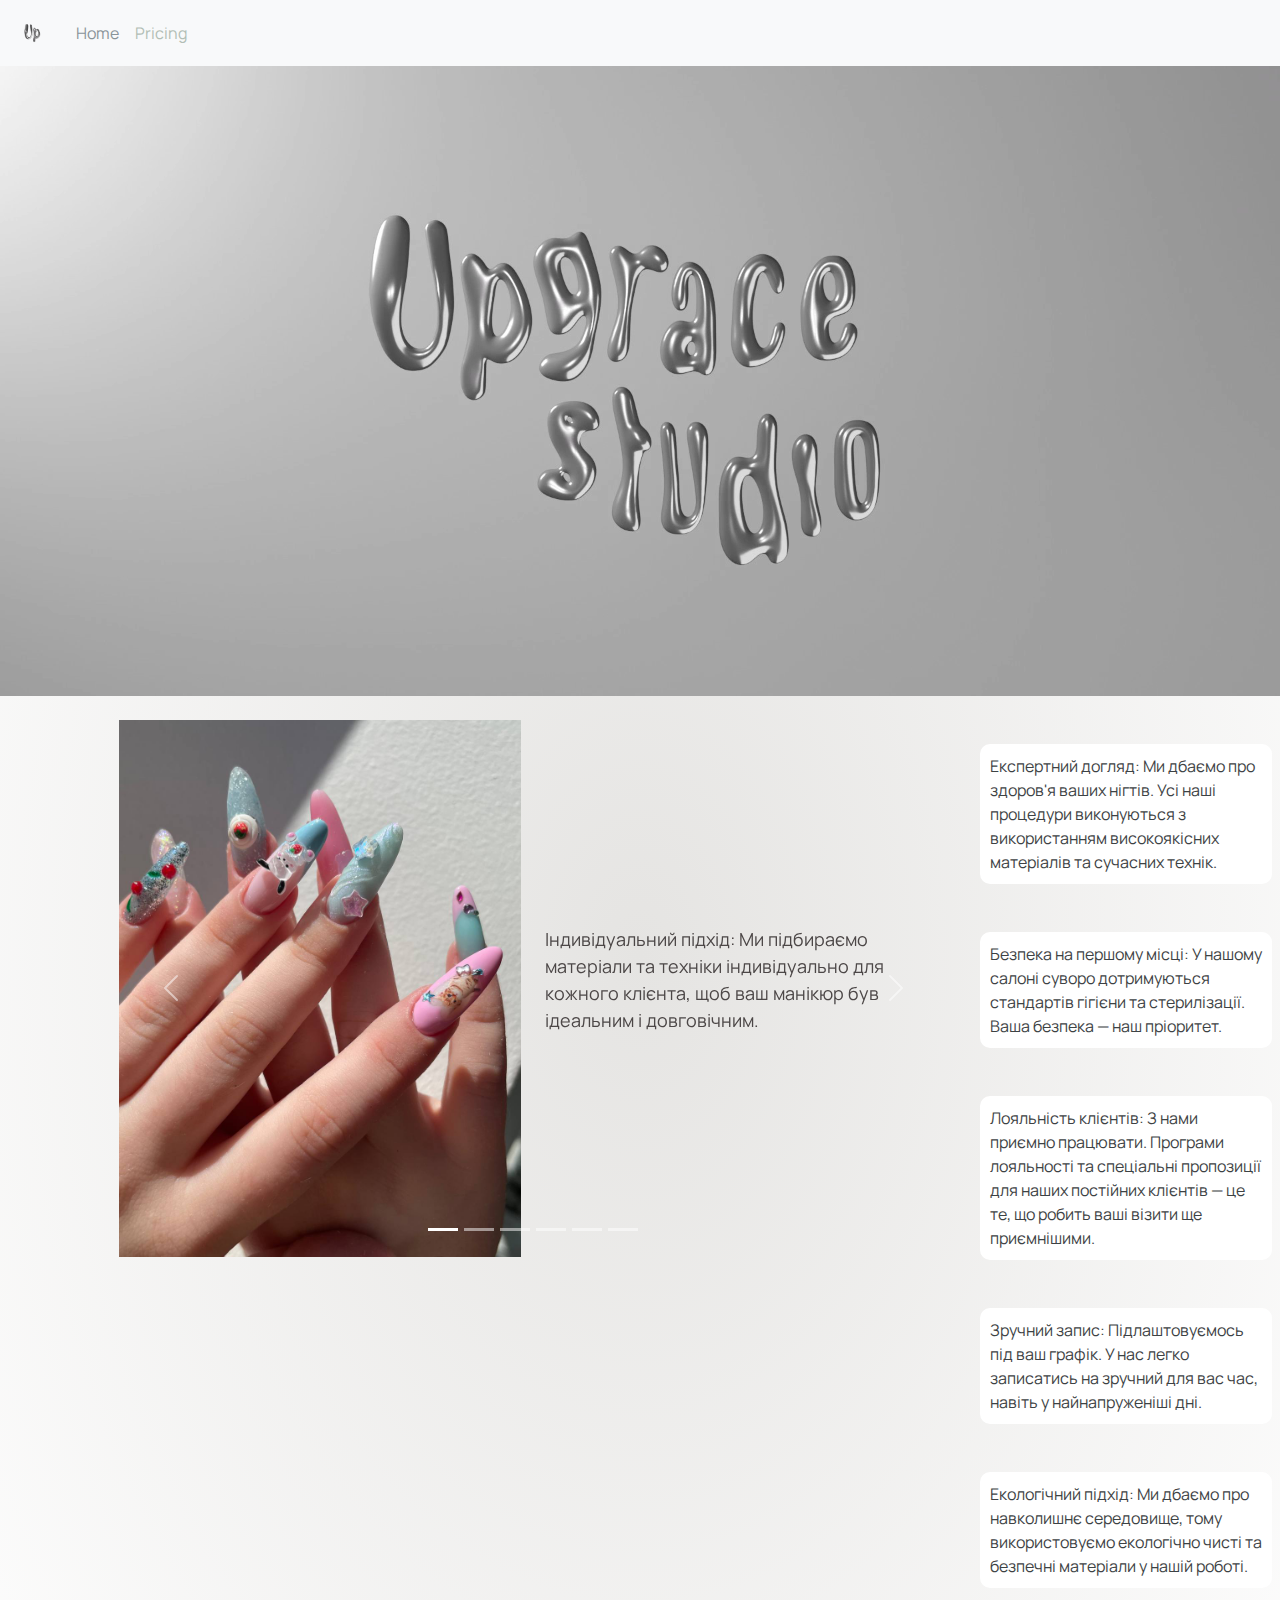
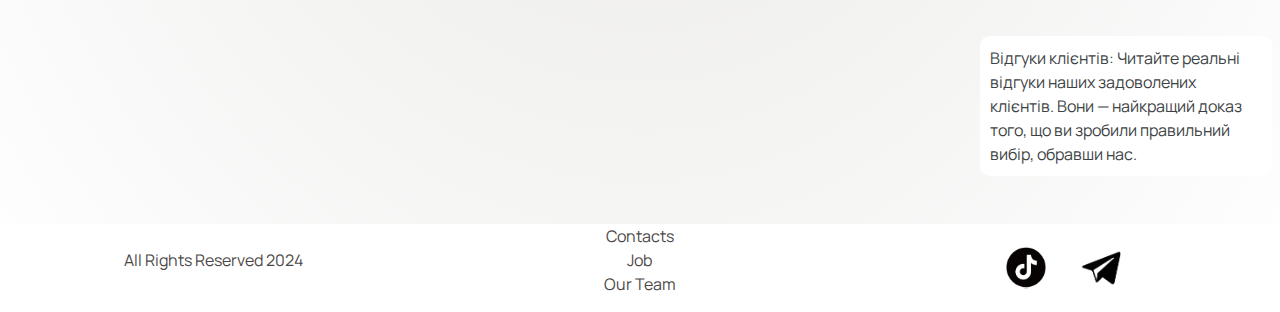
<file: index.html>
<!DOCTYPE html>
<html lang="en">
<head>
    <meta charset="UTF-8">
    <meta name="viewport" content="width=device-width, initial-scale=1.0">
    <link href="https://cdn.jsdelivr.net/npm/bootstrap@5.3.3/dist/css/bootstrap.min.css" rel="stylesheet" integrity="sha384-QWTKZyjpPEjISv5WaRU9OFeRpok6YctnYmDr5pNlyT2bRjXh0JMhjY6hW+ALEwIH" crossorigin="anonymous">
   <link rel="stylesheet" href="source/styles/bgvideo.css">
    <link rel="stylesheet" href="source/styles/mycss.css">
    <title>Upgrace</title>
</head>
<body>
    <header>
        <nav class="navbar navbar-expand-lg bg-body-tertiary">
            <div class="container-fluid">
              <a class="navbar-brand" href="/"><img src="source/files/logo.png" alt=""></a>
              <button class="navbar-toggler" type="button" data-bs-toggle="collapse" data-bs-target="#navbarNav" aria-controls="navbarNav" aria-expanded="false" aria-label="Toggle navigation">
                <span class="navbar-toggler-icon"></span>
              </button>
              <div class="collapse navbar-collapse" id="navbarNav">
                <ul class="navbar-nav">
                  <li class="nav-item">
                    <a class="nav-link active" aria-current="page" href="/">Home</a>
                  </li>
                  <li class="nav-item">
                    <a class="nav-link" href="pricing.html">Pricing</a>
                  </li>
                </ul>
              </div>
            </div>
          </nav>
    </header>

    <section>
      <div class="bgvideo">
        
        <video src="source/files/home-animation.mp4" preload="auto" autoplay loop muted>
          Ваш браузер не підтримує відтворення цього відео.
        </video>
      </div>
    

      <div class="container-fluid mt-4">
          <div class="row">
              <div class="col-lg-1">

              </div>

              <div class="col-lg-8 col-mg-12">
                  <div class="row">
                    <div id="carouselExampleIndicators" class="carousel slide">
                      <div class="carousel-indicators">
                        <button type="button" data-bs-target="#carouselExampleIndicators" data-bs-slide-to="0" class="active" aria-current="true" aria-label="Slide 1"></button>
                        <button type="button" data-bs-target="#carouselExampleIndicators" data-bs-slide-to="1" aria-label="Slide 2"></button>
                        <button type="button" data-bs-target="#carouselExampleIndicators" data-bs-slide-to="2" aria-label="Slide 3"></button>
                        <button type="button" data-bs-target="#carouselExampleIndicators" data-bs-slide-to="3" aria-label="Slide 4"></button>
                        <button type="button" data-bs-target="#carouselExampleIndicators" data-bs-slide-to="4" aria-label="Slide 5"></button>
                        <button type="button" data-bs-target="#carouselExampleIndicators" data-bs-slide-to="5" aria-label="Slide 6"></button>
                      </div>
                      <div class="carousel-inner">
                        <div class="carousel-item active">
                          <div class="d-block w-100">
                            <div class="row">
                              <div class="col-lg-6 col-md-6">
                                <img src="source/images/home/1.JPG" class="w-100" alt="">
                              </div>
                              <div class="col-lg-6 col-md-6 slide-text">
                                <p>Індивідуальний підхід: Ми підбираємо матеріали та техніки індивідуально для кожного клієнта, щоб ваш манікюр був ідеальним і довговічним.</p>
                              </div>
                            </div>
                          </div>
                        </div>
                        <div class="carousel-item">
                          <div class="d-block w-100">
                            <div class="row">
                              <div class="col-lg-6 col-md-6">
                                <img src="source/images/home/2.JPG" class="w-100" alt="">
                              </div>
                              <div class="col-lg-6 col-md-6 slide-text">
                                <p>Творчість наше все: Наша молода та креативна команда реалізує будь-які ваші побажання. Ваша уява — наш головний натхненник!
                                </p>
                              </div>
                            </div>
                          </div>
                        </div>
                        <div class="carousel-item">
                          <div class="d-block w-100">
                            <div class="row">
                              <div class="col-lg-6 col-md-6">
                                <img src="source/images/home/3.JPG" class="w-100" alt="">
                              </div>
                              <div class="col-lg-6 col-md-6 slide-text">
                                <p>Трендові новинки: У нас завжди є найактуальніші новинки в індустрії. Ми першими пропонуємо трендові дизайни та нові продукти.</p>
                              </div>
                            </div>
                          </div>
                        </div>
                        <div class="carousel-item">
                          <div class="d-block w-100">
                            <div class="row">
                              <div class="col-lg-6 col-md-6">
                                <img src="source/images/home/4.JPG" class="w-100" alt="">
                              </div>
                              <div class="col-lg-6 col-md-6 slide-text">
                                <p>Комфорт і затишок: Наш салон — місце, де ви відчуєте себе як удома. Ми створили атмосферу, де кожен клієнт почувається особливим.</p>
                              </div>
                            </div>
                          </div>
                        </div>
                        <div class="carousel-item">
                          <div class="d-block w-100">
                            <div class="row">
                              <div class="col-lg-6 col-md-6">
                                <img src="source/images/home/5.JPG" class="w-100" alt="">
                              </div>
                              <div class="col-lg-6 col-md-6 slide-text">
                                <p>Безкомпромісна якість: Ми гарантуємо покриття на 10 днів, бо впевнені в майстерності наших фахівців. Ваша краса — наша відповідальність.</p>
                              </div>
                            </div>
                          </div>
                        </div>
                        <div class="carousel-item">
                          <div class="d-block w-100">
                            <div class="row">
                              <div class="col-lg-6 col-md-6">
                                <img src="source/images/home/6.JPG" class="w-100" alt="">
                              </div>
                              <div class="col-lg-6 col-md-6 slide-text">
                                <p>Професійна команда: Наші майстри проходять ретельне навчання та стажування. Ми працюємо лише з кращими, щоб забезпечити вам ідеальний результат.</p>
                              </div>
                            </div>
                          </div>
                        </div>
                      </div>
                      <button class="carousel-control-prev" type="button" data-bs-target="#carouselExampleIndicators" data-bs-slide="prev">
                        <span class="carousel-control-prev-icon" aria-hidden="true"></span>
                        <span class="visually-hidden">Previous</span>
                      </button>
                      <button class="carousel-control-next" type="button" data-bs-target="#carouselExampleIndicators" data-bs-slide="next">
                        <span class="carousel-control-next-icon" aria-hidden="true"></span>
                        <span class="visually-hidden">Next</span>
                      </button>
                    </div>
                  </div>
              </div>

              <div class="col-lg-3 col-mg-12">
                  <div class="row px-2">
                      <div class="col-lg-12 sidebar my-4">
                          <p>Експертний догляд:
                            Ми дбаємо про здоров'я ваших нігтів. Усі наші процедури виконуються з використанням високоякісних матеріалів та сучасних технік.</p>
                      </div>
                      <div class="col-lg-12 sidebar my-4">
                          <p>Безпека на першому місці:
                            У нашому салоні суворо дотримуються стандартів гігієни та стерилізації. Ваша безпека — наш пріоритет.</p>
                      </div>
                      <div class="col-lg-12 sidebar my-4">
                          <p>Лояльність клієнтів:
                            З нами приємно працювати. Програми лояльності та спеціальні пропозиції для наших постійних клієнтів — це те, що робить ваші візити ще приємнішими.</p>
                      </div>
                      <div class="col-lg-12 sidebar my-4">
                          <p>Зручний запис:
                            Підлаштовуємось під ваш графік. У нас легко записатись на зручний для вас час, навіть у найнапруженіші дні.</p>
                      </div>
                      <div class="col-lg-12 sidebar my-4">
                          <p>Екологічний підхід:
                            Ми дбаємо про навколишнє середовище, тому використовуємо екологічно чисті та безпечні матеріали у нашій роботі.</p>
                      </div>
                      <div class="col-lg-12 sidebar my-4"> 
                          <p>Відгуки клієнтів:
                            Читайте реальні відгуки наших задоволених клієнтів. Вони — найкращий доказ того, що ви зробили правильний вибір, обравши нас.</p>
                      </div>
                  </div>
              </div>

          </div>
      </div>
  </section>


    <footer mt-4>
      <div class="container-fluid">
        <div class="row">
          <div class="col-lg-4 col-md-12 footer-text text-center">
            <p>All Rights Reserved 2024</p>
          </div>
          <div class="col-lg-4 col-md-12 footer-text text-center">
            <p><a href="tel:+380123456789">Contacts</a> <br> <a href="tel:+380987654321">Job</a> <br> <a href="https://www.instagram.com/upgrace_studio_/" target="_blank">Our Team</a> </p>
          </div>
          <div class="col-lg-4 col-md-12 media-links">
            <a href="https://www.tiktok.com/@upgracestudio?is_from_webapp=1&sender_device=pc" target="_blank"><img style="width: 40px; margin-inline: 1em;" src="source/files/tiktok-logo.png" alt="..."></a>
            <a href="https://t.me/+15O7ypQKKIBkOWEy" target="_blank"><img style="width: 50px; margin-inline: 1em;" src="source/files/tg-logo.png" alt="..."></a>
          </div>
        </div>
      </div>
    </footer>

    <script src="https://cdn.jsdelivr.net/npm/bootstrap@5.3.3/dist/js/bootstrap.bundle.min.js" integrity="sha384-YvpcrYf0tY3lHB60NNkmXc5s9fDVZLESaAA55NDzOxhy9GkcIdslK1eN7N6jIeHz" crossorigin="anonymous"></script>
</body>
</html>
</file>
<file: source/styles/bgvideo.css>
.bgvideo {
    height: 70vh;
    width: 100%;
    position: relative  ;
}

.bgvideo video{
    height: 70vh;
    width: 100%;
    position: absolute;
    top: 0;
    left: 0;
    object-fit: cover;
}
</file>
<file: source/styles/mycss.css>
@import url('https://fonts.googleapis.com/css?family=Manrope&display=swap');

body{
    background: radial-gradient(#E5E4E2 0%, #ffffff 100%);
    font-family: Manrope, serif;
}

.nav-link{
    color: #B2BEB5;
}

.navbar-nav .nav-link.active{
    color: #899499;
}

.navbar-brand img{
    width: 40px;
}

.sidebar{
    color: #3d4244;
    margin-right: 0; 
    padding-right: 0;
}
.sidebar a{
    color: #6c7478;
}
.price {
    font-size: 14;
    color: #9bbca4;
}

.sidebar p{
    border-radius: 10px;
    padding: 10px; 
    background-color: white;
    margin: 0;
}

.slide-text{
    font-size: 18px;
}

.slide-text, 
.footer-text{
    color: #4c4747;
    margin: auto auto;  
}

@media (max-width: 755px){
    .carousel-indicators{
        display: none;
    }
}

footer{
    margin-top: 1.5rem;
    background-color: white;
}

.media-links{
    display: flex;
    justify-content: center;
    align-items: center;
}

.text-center a{
    text-decoration: none;
    color: #4c4747;
}
</file>
